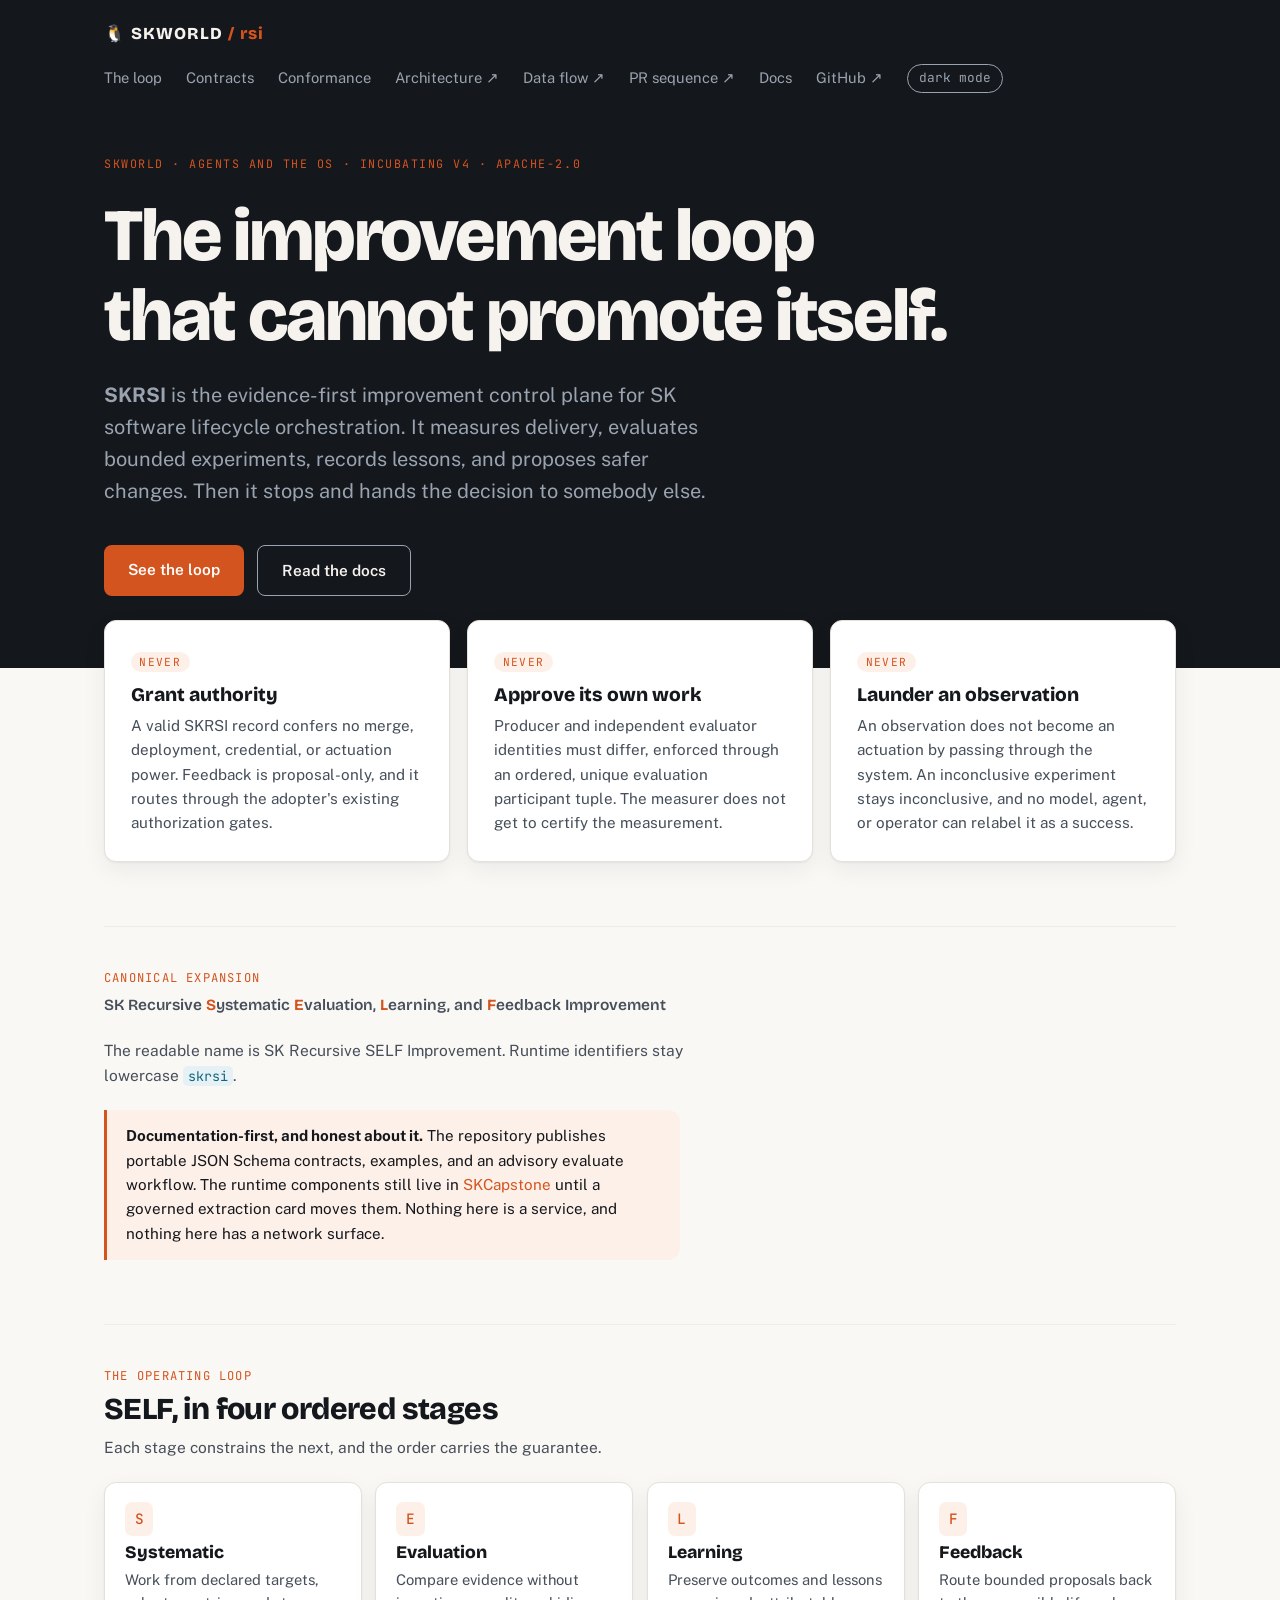
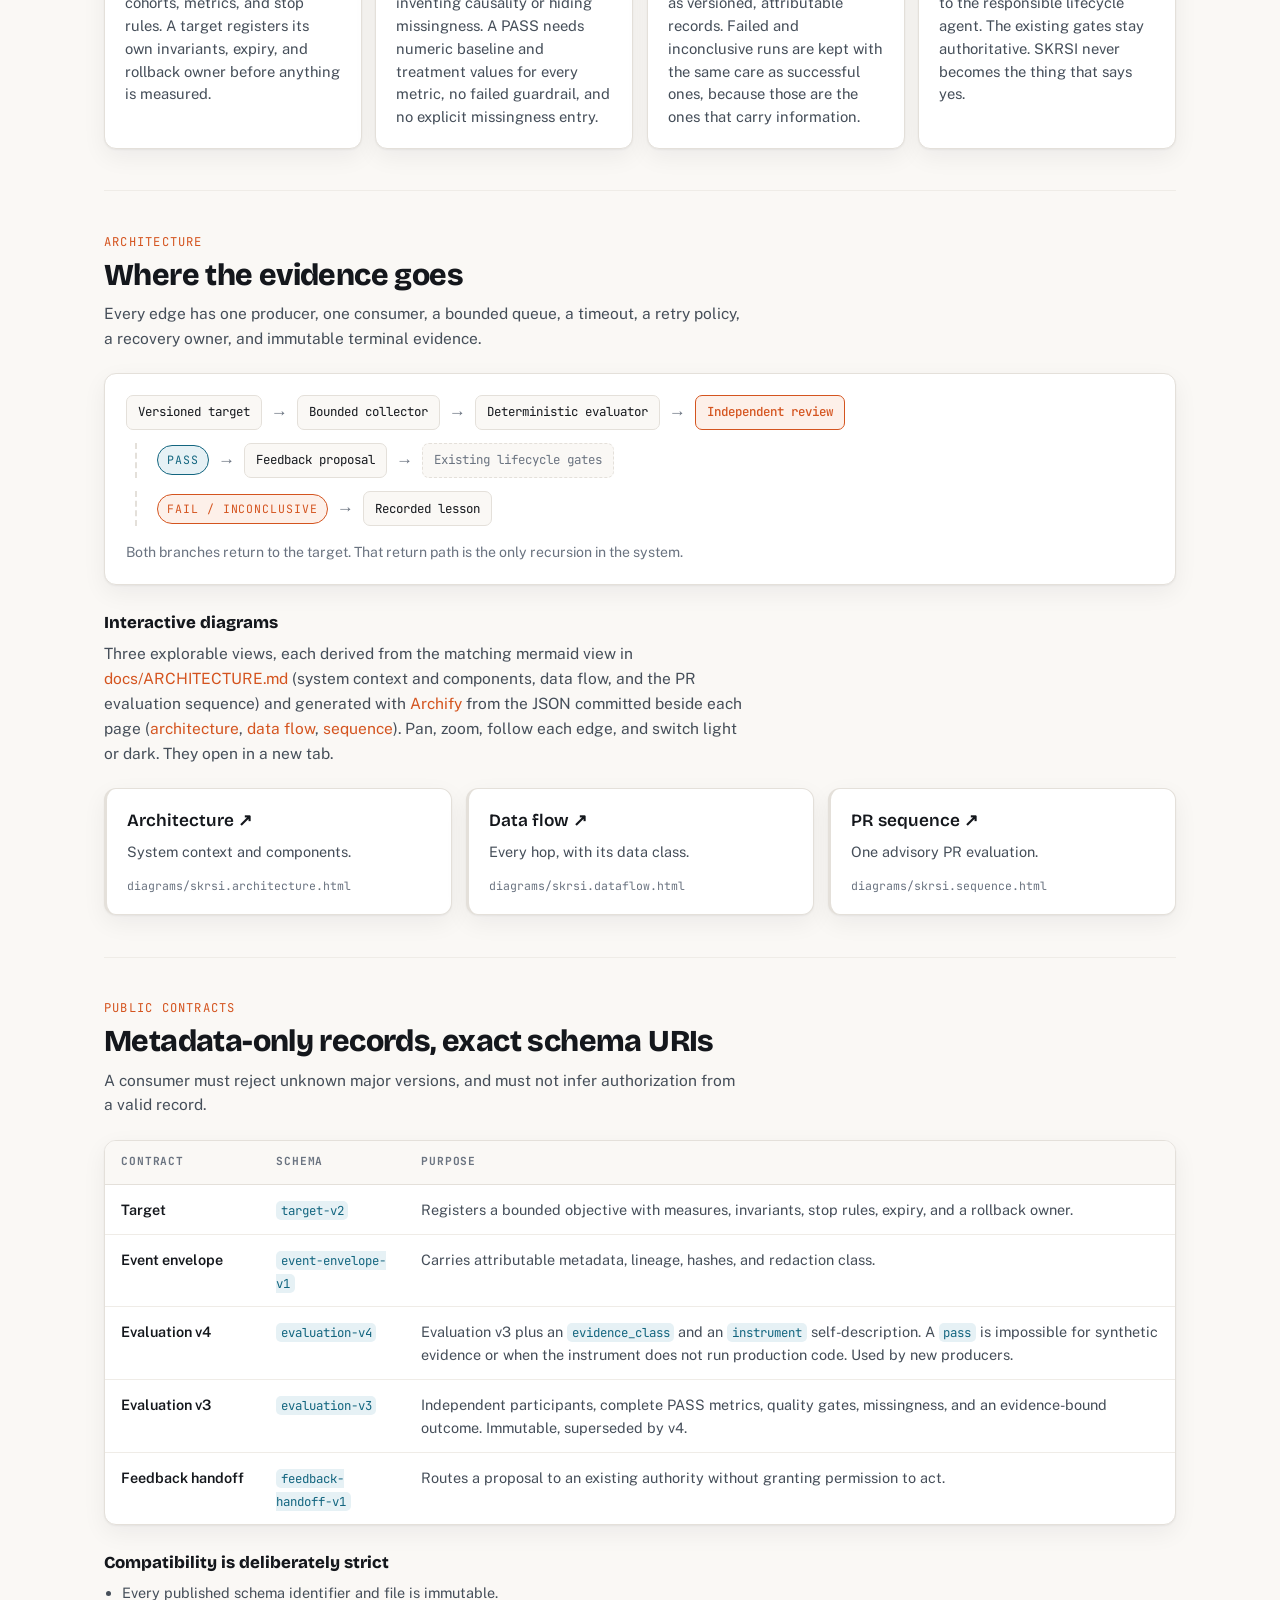
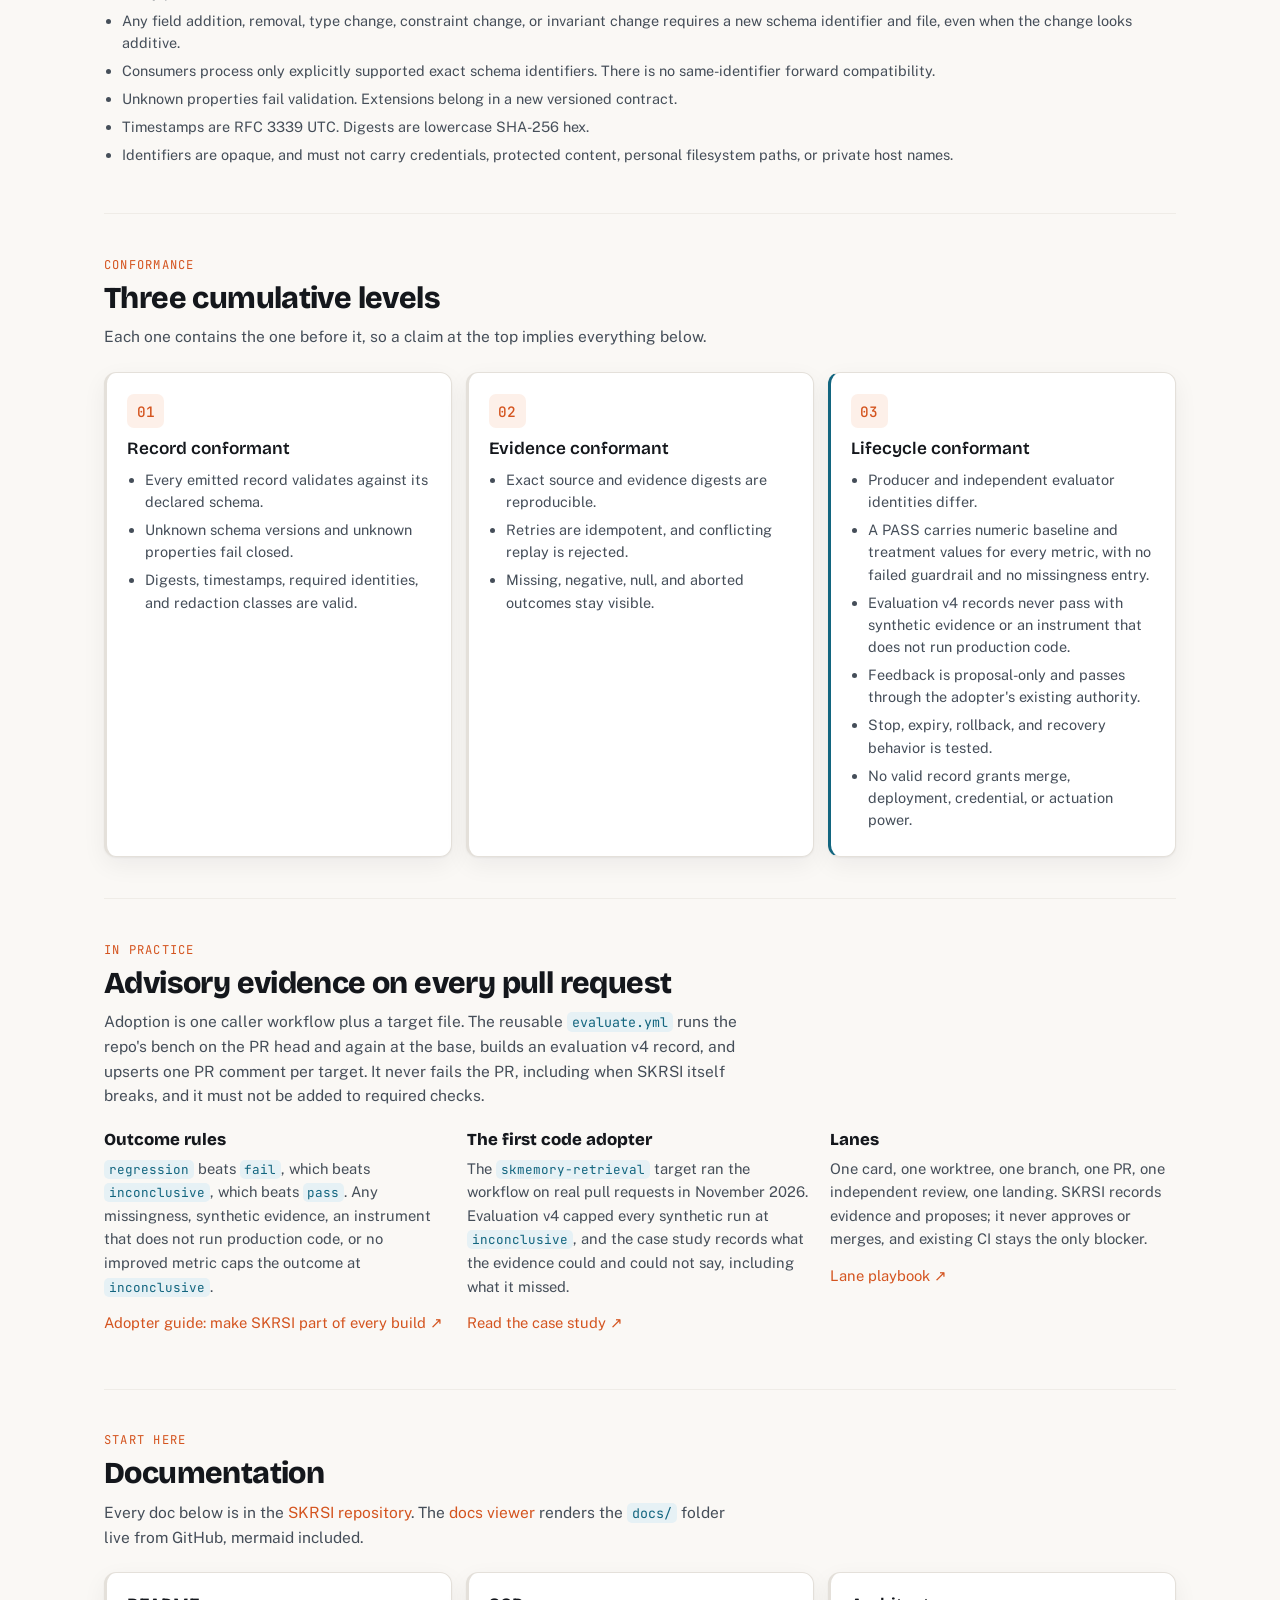
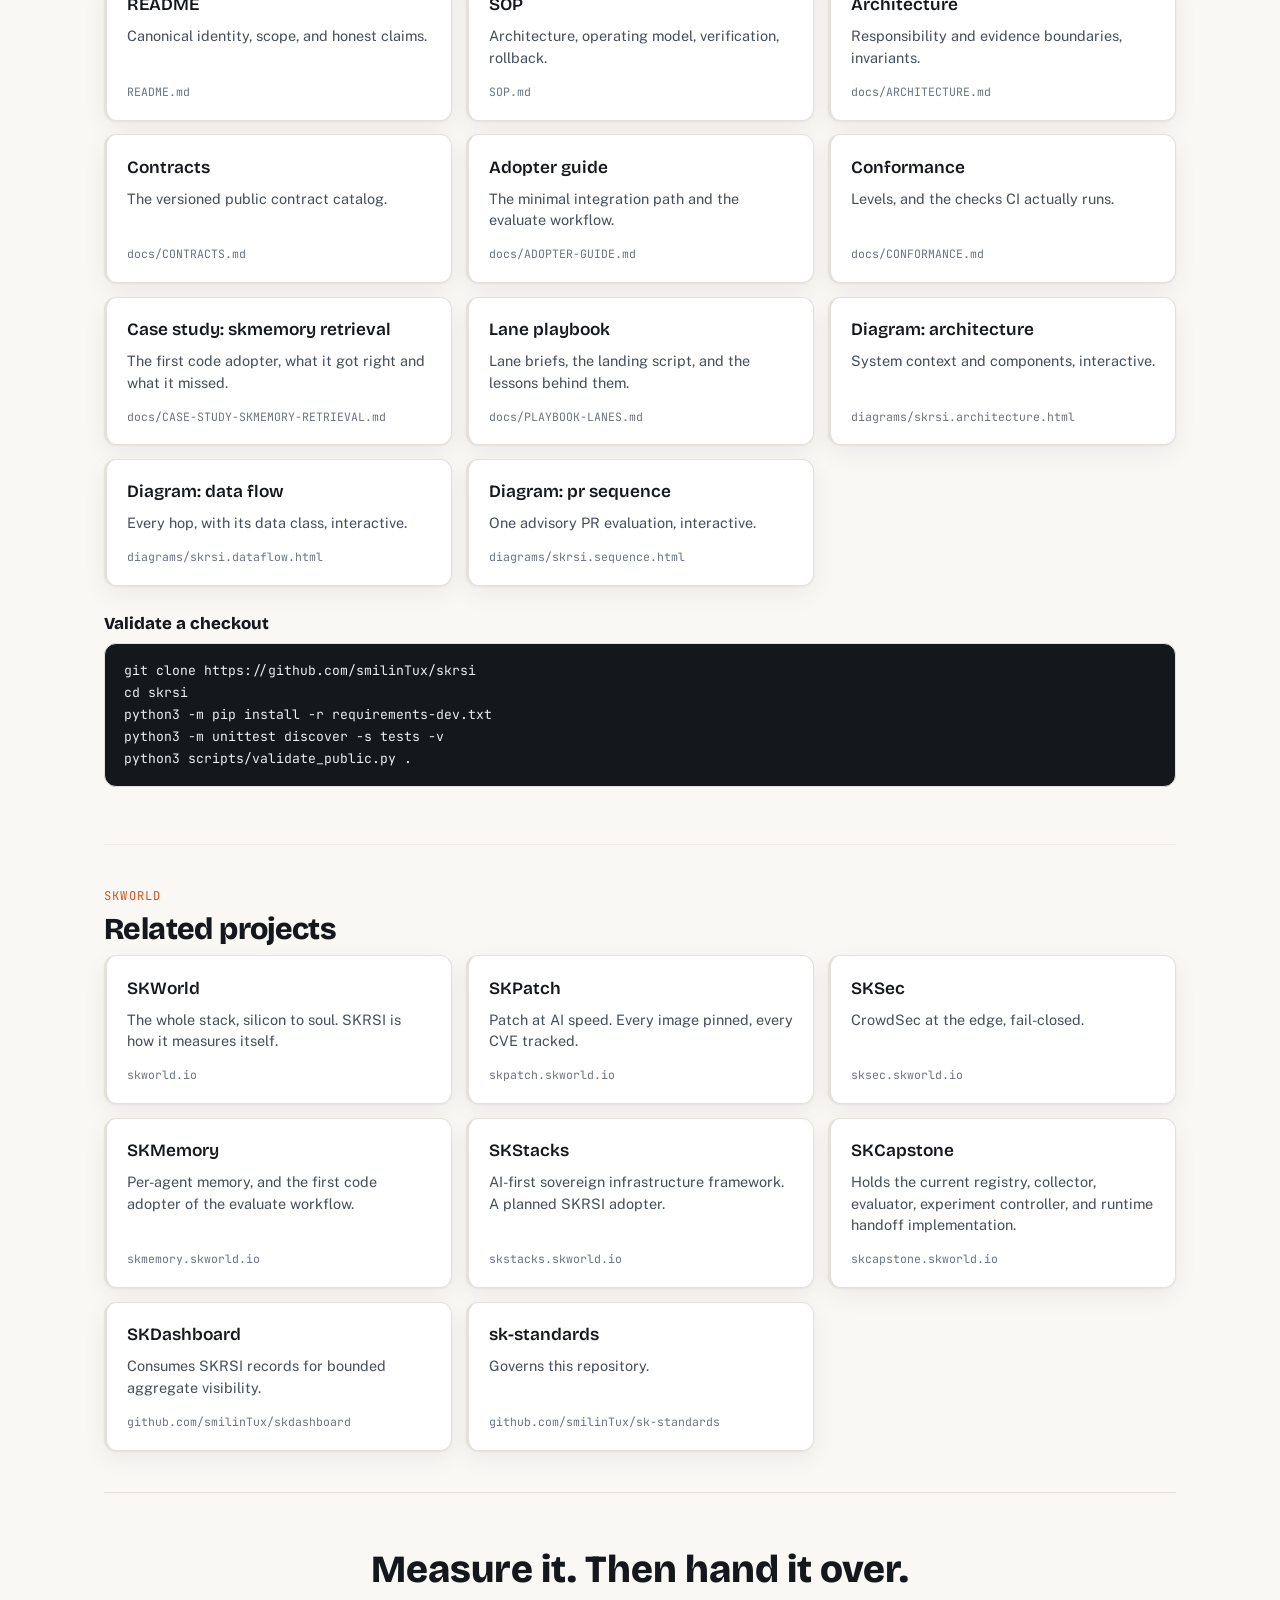
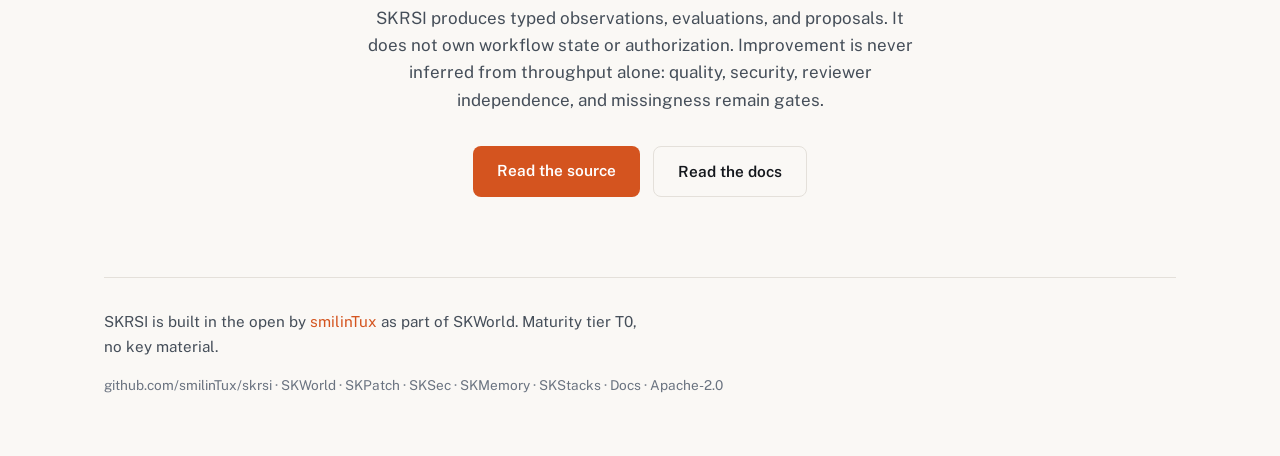
<file: index.html>
<!DOCTYPE html>
<html lang="en">
<head>
<meta charset="UTF-8">
<meta name="viewport" content="width=device-width, initial-scale=1.0">
<title>SKRSI: SK Recursive SELF Improvement</title>
<meta name="description" content="SKRSI is the evidence-first improvement control plane for SK software lifecycle orchestration. SELF means Systematic Evaluation, Learning, and Feedback. It measures delivery, evaluates bounded experiments, records lessons, and proposes safer improvements. It never grants authority, never approves its own work, and never turns an observation into an actuation.">
<meta name="keywords" content="SKRSI, recursive self improvement, systematic evaluation learning feedback, evidence-first, software lifecycle orchestration, bounded experiments, JSON Schema contracts, conformance, SKWorld, sovereign">
<link rel="canonical" href="https://skrsi.skworld.io/">
<meta property="og:type" content="website">
<meta property="og:url" content="https://skrsi.skworld.io/">
<meta property="og:title" content="SKRSI: SK Recursive SELF Improvement">
<meta property="og:description" content="The evidence-first improvement control plane. Systematic Evaluation, Learning, and Feedback. It proposes; it never authorizes. An inconclusive experiment stays inconclusive.">
<meta property="og:image" content="https://skrsi.skworld.io/og.png">
<meta property="og:image:width" content="1200">
<meta property="og:image:height" content="630">
<meta property="og:site_name" content="SKWorld">
<meta name="twitter:card" content="summary_large_image">
<meta name="twitter:site" content="@smilinTux">
<meta name="twitter:title" content="SKRSI: SK Recursive SELF Improvement">
<meta name="twitter:description" content="Evidence-first improvement control plane. It measures, evaluates, records lessons, and proposes. It never grants authority and never approves its own work.">
<meta name="twitter:image" content="https://skrsi.skworld.io/og.png">
<meta name="twitter:image:alt" content="SKRSI, the evidence-first improvement control plane">
<meta name="color-scheme" content="light dark">
<link rel="icon" type="image/svg+xml" href="data:image/svg+xml,<svg xmlns=%22http://www.w3.org/2000/svg%22 viewBox=%220 0 100 100%22><text y=%22.9em%22 font-size=%2290%22>%F0%9F%94%81</text></svg>">
<link rel="sitemap" type="application/xml" href="/sitemap.xml">
<link rel="preconnect" href="https://fonts.googleapis.com">
<link rel="preconnect" href="https://fonts.gstatic.com" crossorigin>
<link rel="stylesheet" href="https://fonts.googleapis.com/css2?family=Bricolage+Grotesque:opsz,wght@12..96,400;12..96,600;12..96,800&family=Public+Sans:wght@400;500;600&family=JetBrains+Mono:wght@400;500&display=swap">
<link rel="stylesheet" href="style.css">
<script>
(function(){try{var t=localStorage.getItem('skrsi-theme');if(t==='light'||t==='dark'){document.documentElement.setAttribute('data-theme',t);}}catch(e){}})();
</script>
<script type="application/ld+json">
{
  "@context": "https://schema.org",
  "@type": "SoftwareSourceCode",
  "name": "SKRSI",
  "alternateName": "SK Recursive SELF Improvement",
  "description": "Evidence-first improvement control plane for SK software lifecycle orchestration. SELF means Systematic Evaluation, Learning, and Feedback. Publishes metadata-only JSON Schema contracts for targets, event envelopes, evaluations, and feedback handoffs.",
  "url": "https://skrsi.skworld.io/",
  "codeRepository": "https://github.com/smilinTux/skrsi",
  "license": "https://www.apache.org/licenses/LICENSE-2.0",
  "keywords": "evidence-first, bounded experiments, conformance, software lifecycle orchestration, sovereign",
  "publisher": { "@type": "Organization", "name": "SKWorld", "url": "https://skworld.io/" }
}
</script>
</head>
<body>

<header class="hero">
  <div class="inner">
    <div class="topbar">
      <span class="brand"><a href="https://skworld.io/">&#128039; SKWORLD</a> <span class="sub-brand">/ rsi</span></span>
      <nav class="topnav" aria-label="Main navigation">
        <a href="#loop">The loop</a>
        <a href="#contracts">Contracts</a>
        <a href="#conformance">Conformance</a>
        <a href="diagrams/skrsi.architecture.html" target="_blank" rel="noopener">Architecture &#8599;</a>
        <a href="diagrams/skrsi.dataflow.html" target="_blank" rel="noopener">Data flow &#8599;</a>
        <a href="diagrams/skrsi.sequence.html" target="_blank" rel="noopener">PR sequence &#8599;</a>
        <a href="docs.html">Docs</a>
        <a href="https://github.com/smilinTux/skrsi">GitHub &#8599;</a>
        <button type="button" class="theme-btn" id="theme-btn" aria-label="Switch between light and dark theme">theme</button>
      </nav>
    </div>
    <span class="eyebrow">SKWorld &middot; Agents and the OS &middot; Incubating v4 &middot; Apache-2.0</span>
    <h1>The improvement loop that cannot promote itself.</h1>
    <p class="sub"><strong>SKRSI</strong> is the evidence-first improvement control plane for SK software lifecycle orchestration. It measures delivery, evaluates bounded experiments, records lessons, and proposes safer changes. Then it stops and hands the decision to somebody else.</p>
    <div class="cta">
      <a class="btn primary" href="#loop">See the loop</a>
      <a class="btn ghost" href="docs.html">Read the docs</a>
    </div>
  </div>
</header>

<div class="inner">

  <section id="pillars" class="pillars" aria-label="Three things SKRSI will never do">
    <div class="pill">
      <span class="nlabel">Never</span>
      <h3 style="margin-top:.7rem">Grant authority</h3>
      <p>A valid SKRSI record confers no merge, deployment, credential, or actuation power. Feedback is proposal-only, and it routes through the adopter's existing authorization gates.</p>
    </div>
    <div class="pill">
      <span class="nlabel">Never</span>
      <h3 style="margin-top:.7rem">Approve its own work</h3>
      <p>Producer and independent evaluator identities must differ, enforced through an ordered, unique evaluation participant tuple. The measurer does not get to certify the measurement.</p>
    </div>
    <div class="pill">
      <span class="nlabel">Never</span>
      <h3 style="margin-top:.7rem">Launder an observation</h3>
      <p>An observation does not become an actuation by passing through the system. An inconclusive experiment stays inconclusive, and no model, agent, or operator can relabel it as a success.</p>
    </div>
  </section>

  <section class="sec" id="name">
    <div class="spot-eyebrow">Canonical expansion</div>
    <p class="expansion">SK Recursive <strong>S</strong>ystematic <strong>E</strong>valuation, <strong>L</strong>earning, and <strong>F</strong>eedback Improvement</p>
    <p class="lede">The readable name is SK Recursive SELF Improvement. Runtime identifiers stay lowercase <code>skrsi</code>.</p>
    <div class="rule"><strong>Documentation-first, and honest about it.</strong> The repository publishes portable JSON Schema contracts, examples, and an advisory evaluate workflow. The runtime components still live in <a href="https://github.com/smilinTux/skcapstone">SKCapstone</a> until a governed extraction card moves them. Nothing here is a service, and nothing here has a network surface.</div>
  </section>

  <section class="sec" id="loop">
    <div class="spot-eyebrow">The operating loop</div>
    <h2>SELF, in four ordered stages</h2>
    <p>Each stage constrains the next, and the order carries the guarantee.</p>
    <ol class="self">
      <li>
        <span class="lnum">S</span>
        <h3>Systematic</h3>
        <p>Work from declared targets, cohorts, metrics, and stop rules. A target registers its own invariants, expiry, and rollback owner before anything is measured.</p>
      </li>
      <li>
        <span class="lnum">E</span>
        <h3>Evaluation</h3>
        <p>Compare evidence without inventing causality or hiding missingness. A PASS needs numeric baseline and treatment values for every metric, no failed guardrail, and no explicit missingness entry.</p>
      </li>
      <li>
        <span class="lnum">L</span>
        <h3>Learning</h3>
        <p>Preserve outcomes and lessons as versioned, attributable records. Failed and inconclusive runs are kept with the same care as successful ones, because those are the ones that carry information.</p>
      </li>
      <li>
        <span class="lnum">F</span>
        <h3>Feedback</h3>
        <p>Route bounded proposals back to the responsible lifecycle agent. The existing gates stay authoritative. SKRSI never becomes the thing that says yes.</p>
      </li>
    </ol>
  </section>

  <section class="sec" id="flow">
    <div class="spot-eyebrow">Architecture</div>
    <h2>Where the evidence goes</h2>
    <p>Every edge has one producer, one consumer, a bounded queue, a timeout, a retry policy, a recovery owner, and immutable terminal evidence.</p>
    <div class="flow" role="img" aria-label="Flow: a versioned target feeds a bounded metadata collector, then a deterministic evaluator, then independent review. A PASS becomes a feedback proposal that enters existing lifecycle gates. A FAIL or INCONCLUSIVE becomes a recorded lesson. Both return to the target.">
      <div class="frow">
        <span class="node">Versioned target</span>
        <span class="arrow">&rarr;</span>
        <span class="node">Bounded collector</span>
        <span class="arrow">&rarr;</span>
        <span class="node">Deterministic evaluator</span>
        <span class="arrow">&rarr;</span>
        <span class="node emph">Independent review</span>
      </div>
      <div class="frow branch">
        <span class="verdict pass">PASS</span>
        <span class="arrow">&rarr;</span>
        <span class="node">Feedback proposal</span>
        <span class="arrow">&rarr;</span>
        <span class="node gate">Existing lifecycle gates</span>
      </div>
      <div class="frow branch">
        <span class="verdict fail">FAIL / INCONCLUSIVE</span>
        <span class="arrow">&rarr;</span>
        <span class="node">Recorded lesson</span>
      </div>
      <p class="loopback">Both branches return to the target. That return path is the only recursion in the system.</p>
    </div>

    <h3 class="sub3" id="architecture">Interactive diagrams</h3>
    <p class="lede">Three explorable views, each derived from the matching mermaid view in <a href="https://github.com/smilinTux/skrsi/blob/main/docs/ARCHITECTURE.md">docs/ARCHITECTURE.md</a> (system context and components, data flow, and the PR evaluation sequence) and generated with <a href="https://github.com/tt-a1i/archify">Archify</a> from the JSON committed beside each page (<a href="diagrams/skrsi.architecture.json">architecture</a>, <a href="diagrams/skrsi.dataflow.json">data flow</a>, <a href="diagrams/skrsi.sequence.json">sequence</a>). Pan, zoom, follow each edge, and switch light or dark. They open in a new tab.</p>
    <div class="pgrid">
      <a class="pcard" href="diagrams/skrsi.architecture.html" target="_blank" rel="noopener"><span class="pname">Architecture &#8599;</span><span class="pblurb">System context and components.</span><span class="phost">diagrams/skrsi.architecture.html</span></a>
      <a class="pcard" href="diagrams/skrsi.dataflow.html" target="_blank" rel="noopener"><span class="pname">Data flow &#8599;</span><span class="pblurb">Every hop, with its data class.</span><span class="phost">diagrams/skrsi.dataflow.html</span></a>
      <a class="pcard" href="diagrams/skrsi.sequence.html" target="_blank" rel="noopener"><span class="pname">PR sequence &#8599;</span><span class="pblurb">One advisory PR evaluation.</span><span class="phost">diagrams/skrsi.sequence.html</span></a>
    </div>
  </section>

  <section class="sec" id="contracts">
    <div class="spot-eyebrow">Public contracts</div>
    <h2>Metadata-only records, exact schema URIs</h2>
    <p>A consumer must reject unknown major versions, and must not infer authorization from a valid record.</p>
    <div class="tablewrap">
      <table class="ctable">
        <thead>
          <tr><th>Contract</th><th>Schema</th><th>Purpose</th></tr>
        </thead>
        <tbody>
          <tr><td>Target</td><td><code>target-v2</code></td><td>Registers a bounded objective with measures, invariants, stop rules, expiry, and a rollback owner.</td></tr>
          <tr><td>Event envelope</td><td><code>event-envelope-v1</code></td><td>Carries attributable metadata, lineage, hashes, and redaction class.</td></tr>
          <tr><td>Evaluation v4</td><td><code>evaluation-v4</code></td><td>Evaluation v3 plus an <code>evidence_class</code> and an <code>instrument</code> self-description. A <code>pass</code> is impossible for synthetic evidence or when the instrument does not run production code. Used by new producers.</td></tr>
          <tr><td>Evaluation v3</td><td><code>evaluation-v3</code></td><td>Independent participants, complete PASS metrics, quality gates, missingness, and an evidence-bound outcome. Immutable, superseded by v4.</td></tr>
          <tr><td>Feedback handoff</td><td><code>feedback-handoff-v1</code></td><td>Routes a proposal to an existing authority without granting permission to act.</td></tr>
        </tbody>
      </table>
    </div>
    <h3 class="sub3">Compatibility is deliberately strict</h3>
    <ul class="plist">
      <li>Every published schema identifier and file is immutable.</li>
      <li>Any field addition, removal, type change, constraint change, or invariant change requires a new schema identifier and file, even when the change looks additive.</li>
      <li>Consumers process only explicitly supported exact schema identifiers. There is no same-identifier forward compatibility.</li>
      <li>Unknown properties fail validation. Extensions belong in a new versioned contract.</li>
      <li>Timestamps are RFC 3339 UTC. Digests are lowercase SHA-256 hex.</li>
      <li>Identifiers are opaque, and must not carry credentials, protected content, personal filesystem paths, or private host names.</li>
    </ul>
  </section>

  <section class="sec" id="conformance">
    <div class="spot-eyebrow">Conformance</div>
    <h2>Three cumulative levels</h2>
    <p>Each one contains the one before it, so a claim at the top implies everything below.</p>
    <div class="pgrid">
      <div class="pcard">
        <span class="lnum" style="align-self:flex-start">01</span>
        <span class="pname">Record conformant</span>
        <ul class="plist">
          <li>Every emitted record validates against its declared schema.</li>
          <li>Unknown schema versions and unknown properties fail closed.</li>
          <li>Digests, timestamps, required identities, and redaction classes are valid.</li>
        </ul>
      </div>
      <div class="pcard">
        <span class="lnum" style="align-self:flex-start">02</span>
        <span class="pname">Evidence conformant</span>
        <ul class="plist">
          <li>Exact source and evidence digests are reproducible.</li>
          <li>Retries are idempotent, and conflicting replay is rejected.</li>
          <li>Missing, negative, null, and aborted outcomes stay visible.</li>
        </ul>
      </div>
      <div class="pcard k">
        <span class="lnum" style="align-self:flex-start">03</span>
        <span class="pname">Lifecycle conformant</span>
        <ul class="plist">
          <li>Producer and independent evaluator identities differ.</li>
          <li>A PASS carries numeric baseline and treatment values for every metric, with no failed guardrail and no missingness entry.</li>
          <li>Evaluation v4 records never pass with synthetic evidence or an instrument that does not run production code.</li>
          <li>Feedback is proposal-only and passes through the adopter's existing authority.</li>
          <li>Stop, expiry, rollback, and recovery behavior is tested.</li>
          <li>No valid record grants merge, deployment, credential, or actuation power.</li>
        </ul>
      </div>
    </div>
  </section>

  <section class="sec" id="in-practice">
    <div class="spot-eyebrow">In practice</div>
    <h2>Advisory evidence on every pull request</h2>
    <p>Adoption is one caller workflow plus a target file. The reusable <code>evaluate.yml</code> runs the repo's bench on the PR head and again at the base, builds an evaluation v4 record, and upserts one PR comment per target. It never fails the PR, including when SKRSI itself breaks, and it must not be added to required checks.</p>
    <div class="two">
      <div>
        <h3>Outcome rules</h3>
        <p><code>regression</code> beats <code>fail</code>, which beats <code>inconclusive</code>, which beats <code>pass</code>. Any missingness, synthetic evidence, an instrument that does not run production code, or no improved metric caps the outcome at <code>inconclusive</code>.</p>
        <p><a href="https://github.com/smilinTux/skrsi/blob/main/docs/ADOPTER-GUIDE.md#make-skrsi-part-of-every-build">Adopter guide: make SKRSI part of every build &#8599;</a></p>
      </div>
      <div>
        <h3>The first code adopter</h3>
        <p>The <code>skmemory-retrieval</code> target ran the workflow on real pull requests in November 2026. Evaluation v4 capped every synthetic run at <code>inconclusive</code>, and the case study records what the evidence could and could not say, including what it missed.</p>
        <p><a href="https://github.com/smilinTux/skrsi/blob/main/docs/CASE-STUDY-SKMEMORY-RETRIEVAL.md">Read the case study &#8599;</a></p>
      </div>
      <div>
        <h3>Lanes</h3>
        <p>One card, one worktree, one branch, one PR, one independent review, one landing. SKRSI records evidence and proposes; it never approves or merges, and existing CI stays the only blocker.</p>
        <p><a href="https://github.com/smilinTux/skrsi/blob/main/docs/PLAYBOOK-LANES.md">Lane playbook &#8599;</a></p>
      </div>
    </div>
  </section>

  <section class="sec" id="docs">
    <div class="spot-eyebrow">Start here</div>
    <h2>Documentation</h2>
    <p>Every doc below is in the <a href="https://github.com/smilinTux/skrsi">SKRSI repository</a>. The <a href="docs.html">docs viewer</a> renders the <code>docs/</code> folder live from GitHub, mermaid included.</p>
    <div class="pgrid">
      <a class="pcard" href="https://github.com/smilinTux/skrsi/blob/main/README.md"><span class="pname">README</span><span class="pblurb">Canonical identity, scope, and honest claims.</span><span class="phost">README.md</span></a>
      <a class="pcard" href="https://github.com/smilinTux/skrsi/blob/main/SOP.md"><span class="pname">SOP</span><span class="pblurb">Architecture, operating model, verification, rollback.</span><span class="phost">SOP.md</span></a>
      <a class="pcard" href="https://github.com/smilinTux/skrsi/blob/main/docs/ARCHITECTURE.md"><span class="pname">Architecture</span><span class="pblurb">Responsibility and evidence boundaries, invariants.</span><span class="phost">docs/ARCHITECTURE.md</span></a>
      <a class="pcard" href="https://github.com/smilinTux/skrsi/blob/main/docs/CONTRACTS.md"><span class="pname">Contracts</span><span class="pblurb">The versioned public contract catalog.</span><span class="phost">docs/CONTRACTS.md</span></a>
      <a class="pcard" href="https://github.com/smilinTux/skrsi/blob/main/docs/ADOPTER-GUIDE.md"><span class="pname">Adopter guide</span><span class="pblurb">The minimal integration path and the evaluate workflow.</span><span class="phost">docs/ADOPTER-GUIDE.md</span></a>
      <a class="pcard" href="https://github.com/smilinTux/skrsi/blob/main/docs/CONFORMANCE.md"><span class="pname">Conformance</span><span class="pblurb">Levels, and the checks CI actually runs.</span><span class="phost">docs/CONFORMANCE.md</span></a>
      <a class="pcard" href="https://github.com/smilinTux/skrsi/blob/main/docs/CASE-STUDY-SKMEMORY-RETRIEVAL.md"><span class="pname">Case study: skmemory retrieval</span><span class="pblurb">The first code adopter, what it got right and what it missed.</span><span class="phost">docs/CASE-STUDY-SKMEMORY-RETRIEVAL.md</span></a>
      <a class="pcard" href="https://github.com/smilinTux/skrsi/blob/main/docs/PLAYBOOK-LANES.md"><span class="pname">Lane playbook</span><span class="pblurb">Lane briefs, the landing script, and the lessons behind them.</span><span class="phost">docs/PLAYBOOK-LANES.md</span></a>
      <a class="pcard" href="diagrams/skrsi.architecture.html" target="_blank" rel="noopener"><span class="pname">Diagram: architecture</span><span class="pblurb">System context and components, interactive.</span><span class="phost">diagrams/skrsi.architecture.html</span></a>
      <a class="pcard" href="diagrams/skrsi.dataflow.html" target="_blank" rel="noopener"><span class="pname">Diagram: data flow</span><span class="pblurb">Every hop, with its data class, interactive.</span><span class="phost">diagrams/skrsi.dataflow.html</span></a>
      <a class="pcard" href="diagrams/skrsi.sequence.html" target="_blank" rel="noopener"><span class="pname">Diagram: pr sequence</span><span class="pblurb">One advisory PR evaluation, interactive.</span><span class="phost">diagrams/skrsi.sequence.html</span></a>
    </div>
    <h3 class="sub3">Validate a checkout</h3>
    <pre><code>git clone https://github.com/smilinTux/skrsi
cd skrsi
python3 -m pip install -r requirements-dev.txt
python3 -m unittest discover -s tests -v
python3 scripts/validate_public.py .</code></pre>
  </section>

  <section class="sec" id="related">
    <div class="spot-eyebrow">SKWorld</div>
    <h2>Related projects</h2>
    <div class="pgrid">
      <a class="pcard" href="https://skworld.io/"><span class="pname">SKWorld</span><span class="pblurb">The whole stack, silicon to soul. SKRSI is how it measures itself.</span><span class="phost">skworld.io</span></a>
      <a class="pcard" href="https://skpatch.skworld.io/"><span class="pname">SKPatch</span><span class="pblurb">Patch at AI speed. Every image pinned, every CVE tracked.</span><span class="phost">skpatch.skworld.io</span></a>
      <a class="pcard" href="https://sksec.skworld.io/"><span class="pname">SKSec</span><span class="pblurb">CrowdSec at the edge, fail-closed.</span><span class="phost">sksec.skworld.io</span></a>
      <a class="pcard" href="https://skmemory.skworld.io/"><span class="pname">SKMemory</span><span class="pblurb">Per-agent memory, and the first code adopter of the evaluate workflow.</span><span class="phost">skmemory.skworld.io</span></a>
      <a class="pcard" href="https://skstacks.skworld.io/"><span class="pname">SKStacks</span><span class="pblurb">AI-first sovereign infrastructure framework. A planned SKRSI adopter.</span><span class="phost">skstacks.skworld.io</span></a>
      <a class="pcard" href="https://skcapstone.skworld.io/"><span class="pname">SKCapstone</span><span class="pblurb">Holds the current registry, collector, evaluator, experiment controller, and runtime handoff implementation.</span><span class="phost">skcapstone.skworld.io</span></a>
      <a class="pcard" href="https://github.com/smilinTux/skdashboard"><span class="pname">SKDashboard</span><span class="pblurb">Consumes SKRSI records for bounded aggregate visibility.</span><span class="phost">github.com/smilinTux/skdashboard</span></a>
      <a class="pcard" href="https://github.com/smilinTux/sk-standards"><span class="pname">sk-standards</span><span class="pblurb">Governs this repository.</span><span class="phost">github.com/smilinTux/sk-standards</span></a>
    </div>
  </section>

  <section class="closing">
    <h2>Measure it. Then hand it over.</h2>
    <p>SKRSI produces typed observations, evaluations, and proposals. It does not own workflow state or authorization. Improvement is never inferred from throughput alone: quality, security, reviewer independence, and missingness remain gates.</p>
    <div class="cta">
      <a class="btn primary" href="https://github.com/smilinTux/skrsi">Read the source</a>
      <a class="btn ghost" href="docs.html">Read the docs</a>
    </div>
  </section>

  <footer>
    <p class="fmain">SKRSI is built in the open by <a href="https://github.com/smilinTux">smilinTux</a> as part of SKWorld. Maturity tier T0, no key material.</p>
    <p class="fmeta"><a href="https://github.com/smilinTux/skrsi">github.com/smilinTux/skrsi</a> &middot; <a href="https://skworld.io/">SKWorld</a> &middot; <a href="https://skpatch.skworld.io/">SKPatch</a> &middot; <a href="https://sksec.skworld.io/">SKSec</a> &middot; <a href="https://skmemory.skworld.io/">SKMemory</a> &middot; <a href="https://skstacks.skworld.io/">SKStacks</a> &middot; <a href="docs.html">Docs</a> &middot; Apache-2.0</p>
  </footer>

</div>
<script>
(function(){
  var b=document.getElementById('theme-btn');if(!b)return;
  var root=document.documentElement;
  function effective(){
    var t=root.getAttribute('data-theme');if(t)return t;
    return window.matchMedia&&matchMedia('(prefers-color-scheme: dark)').matches?'dark':'light';
  }
  function label(){b.textContent=effective()==='dark'?'light mode':'dark mode';}
  b.addEventListener('click',function(){
    var n=effective()==='dark'?'light':'dark';
    root.setAttribute('data-theme',n);
    try{localStorage.setItem('skrsi-theme',n);}catch(e){}
    label();
  });
  label();
})();
</script>
</body>
</html>
</file>
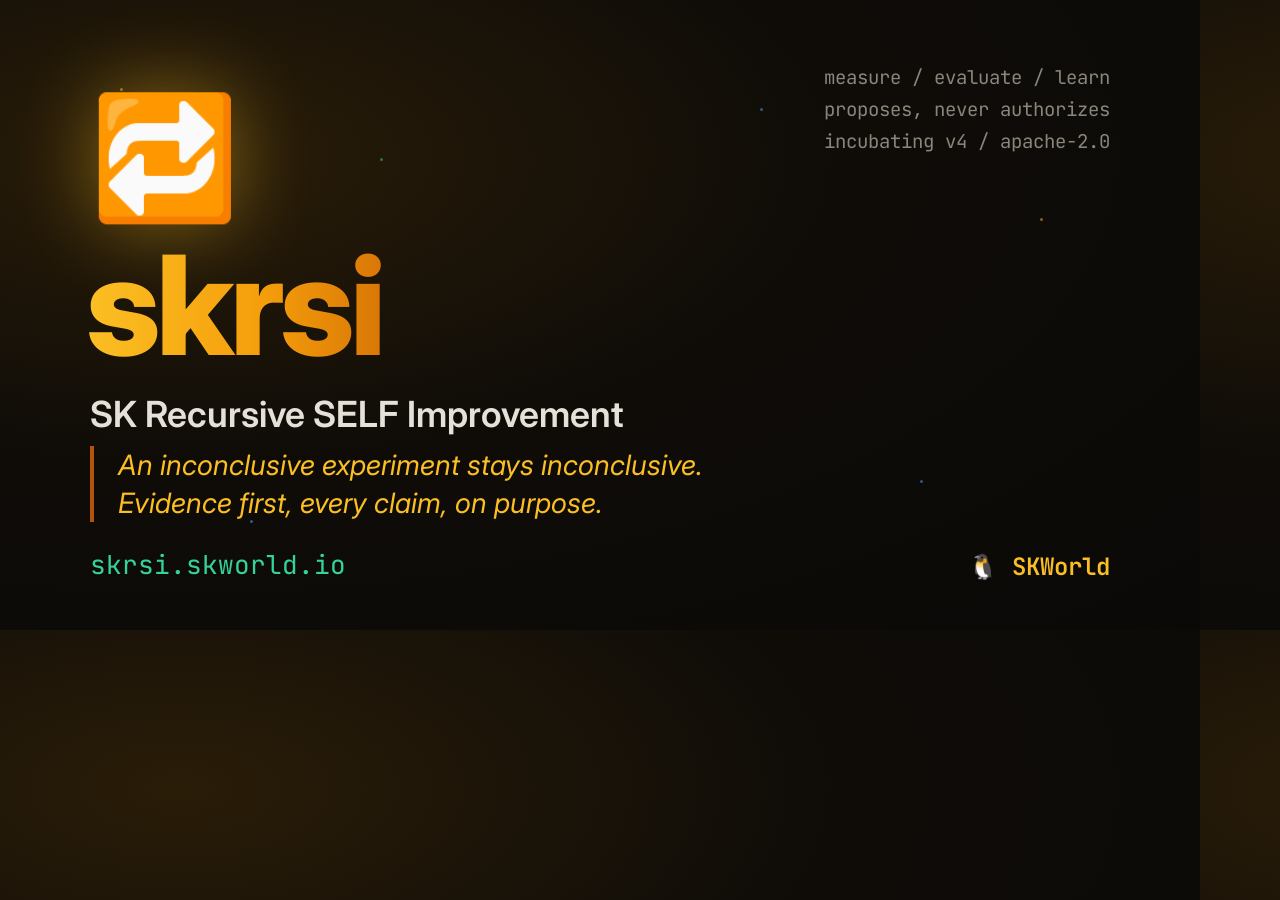
<file: og.html>
<!doctype html>
<html><head><meta charset="utf-8">
<!-- Source for og.png (1200x630). Render: chrome --headless=new --screenshot=og.png --window-size=1200,630 og.html -->
<link href="https://fonts.googleapis.com/css2?family=Inter:wght@400;600;800&family=JetBrains+Mono:wght@400;600&display=swap" rel="stylesheet">
<style>
*{margin:0;padding:0;box-sizing:border-box}
html,body{width:1200px;height:630px;overflow:hidden}
body{background:radial-gradient(ellipse at 15% 25%,#2a1d08 0%,#0f0c08 45%,#0a0907 100%);color:#efece4;font-family:Inter,sans-serif;position:relative}
.dot{position:absolute;width:3px;height:3px;border-radius:50%;opacity:.5}
.icon{position:absolute;left:90px;top:96px;font-size:120px;line-height:1;filter:drop-shadow(0 0 40px rgba(251,191,36,.45))}
.facts{position:absolute;right:90px;top:62px;text-align:right;font-family:'JetBrains Mono',monospace;font-size:19px;line-height:32px;color:#8a857a}
h1{position:absolute;left:86px;top:236px;font-size:138px;font-weight:800;letter-spacing:-4px;line-height:1;background:linear-gradient(90deg,#fbbf24,#f59e0b 60%,#d97706);-webkit-background-clip:text;color:transparent}
.sub{position:absolute;left:90px;top:392px;font-size:36px;font-weight:600;color:#e5e1d8}
.quote{position:absolute;left:90px;top:446px;border-left:4px solid #b45309;padding-left:24px;font-size:28px;font-style:italic;color:#fbbf24;line-height:38px}
.url{position:absolute;left:90px;bottom:48px;font-family:'JetBrains Mono',monospace;font-size:26px;color:#34d399}
.brand{position:absolute;right:90px;bottom:48px;font-family:'JetBrains Mono',monospace;font-size:24px;color:#fbbf24;font-weight:600}
</style></head><body>
<div class="dot" style="left:120px;top:88px;background:#fbbf24"></div>
<div class="dot" style="left:380px;top:158px;background:#34d399"></div>
<div class="dot" style="left:760px;top:108px;background:#60a5fa"></div>
<div class="dot" style="left:1040px;top:218px;background:#fbbf24"></div>
<div class="dot" style="left:920px;top:480px;background:#60a5fa"></div>
<div class="dot" style="left:250px;top:520px;background:#60a5fa"></div>
<div class="icon">🔁</div>
<div class="facts">measure / evaluate / learn<br>proposes, never authorizes<br>incubating v4 / apache-2.0</div>
<h1>skrsi</h1>
<div class="sub">SK Recursive SELF Improvement</div>
<div class="quote">An inconclusive experiment stays inconclusive.<br>Evidence first, every claim, on purpose.</div>
<div class="url">skrsi.skworld.io</div>
<div class="brand">🐧 SKWorld</div>
</body></html>
</file>
<file: style.css>
/* SKRSI - skrsi.skworld.io
   Design tokens copied from skworld.io/style.css (warm paper, near-black ink,
   tux orange, deep teal), same scaffolding as the other *.skworld.io sites.
   Light is the default; dark follows the OS unless the visitor picks a theme
   with the toggle (html[data-theme]). */

:root{
  --paper:#faf8f5;
  --surface:#ffffff;
  --ink:#14171c;
  --ink-2:#454e59;
  --muted:#6a7380;
  --line:#e4e0da;
  --line-2:#efece7;
  --accent:#d4541f;
  --on-accent:#ffffff;
  --accent-soft:#fdf0e9;
  --teal:#12657f;
  --teal-soft:#e6f1f5;
  --hero-bg:#14171c;
  --hero-ink:#f6f3ee;
  --hero-muted:#9aa4b0;
  --code-bg:#14171c;
  --code-ink:#e9edf1;
  --radius:12px;
  --shadow:0 1px 2px rgba(20,23,28,.05), 0 8px 24px rgba(20,23,28,.06);
  color-scheme:light;
}

@media (prefers-color-scheme: dark){
  :root:not([data-theme="light"]){
    --paper:#0f1318;
    --surface:#171c23;
    --ink:#eef2f6;
    --ink-2:#b9c4d0;
    --muted:#8391a0;
    --line:#252d37;
    --line-2:#1d242c;
    --accent:#f0794a;
    --on-accent:#14171c;
    --accent-soft:#2a1a12;
    --teal:#5fb6d1;
    --teal-soft:#12242b;
    --hero-bg:#080b0e;
    --hero-ink:#f6f3ee;
    --hero-muted:#8d99a6;
    --code-bg:#0a0d11;
    --code-ink:#e9edf1;
    --shadow:0 1px 2px rgba(0,0,0,.4), 0 8px 24px rgba(0,0,0,.3);
    color-scheme:dark;
  }
}

:root[data-theme="dark"]{
  --paper:#0f1318;
  --surface:#171c23;
  --ink:#eef2f6;
  --ink-2:#b9c4d0;
  --muted:#8391a0;
  --line:#252d37;
  --line-2:#1d242c;
  --accent:#f0794a;
  --on-accent:#14171c;
  --accent-soft:#2a1a12;
  --teal:#5fb6d1;
  --teal-soft:#12242b;
  --hero-bg:#080b0e;
  --hero-ink:#f6f3ee;
  --hero-muted:#8d99a6;
  --code-bg:#0a0d11;
  --code-ink:#e9edf1;
  --shadow:0 1px 2px rgba(0,0,0,.4), 0 8px 24px rgba(0,0,0,.3);
  color-scheme:dark;
}

*{box-sizing:border-box}
html{-webkit-text-size-adjust:100%;scroll-behavior:smooth}
@media (prefers-reduced-motion:reduce){html{scroll-behavior:auto}*{animation:none!important;transition:none!important}}
body{
  margin:0;background:var(--paper);color:var(--ink);
  font-family:"Public Sans",-apple-system,BlinkMacSystemFont,"Segoe UI",Roboto,sans-serif;
  font-size:17px;line-height:1.6;-webkit-font-smoothing:antialiased;overflow-wrap:break-word;
}
.inner{max-width:70rem;margin:0 auto;padding:0 1.5rem}
a{color:var(--accent);text-decoration:none}
a:hover{text-decoration:underline}
a:focus-visible,button:focus-visible{outline:2px solid var(--accent);outline-offset:3px;border-radius:4px}
h1,h2,h3{font-family:"Bricolage Grotesque","Public Sans",sans-serif;font-weight:800;line-height:1.08;text-wrap:balance;margin:0}
code,.mono{font-family:"JetBrains Mono",ui-monospace,SFMono-Regular,monospace}
p code,li code,td code{font-size:.86em;background:var(--teal-soft);color:var(--teal);padding:.08em .38em;border-radius:5px}

/* hero (dark in both themes, as on skworld.io) */
.hero{background:var(--hero-bg);color:var(--hero-ink);padding-bottom:4.5rem}
.topbar{display:flex;justify-content:space-between;align-items:center;gap:1rem;
  flex-wrap:wrap;padding:1.3rem 0 3.5rem}
.brand{font-family:"Bricolage Grotesque",sans-serif;font-weight:800;letter-spacing:.06em;font-size:1.05rem;color:var(--hero-ink)}
.brand a{color:inherit}
.brand .sub-brand{color:var(--accent)}
.topnav{display:flex;gap:1.5rem;font-size:.92rem;flex-wrap:wrap;align-items:center}
.topnav a{color:var(--hero-muted)}
.topnav a:hover{color:var(--accent);text-decoration:none}
.theme-btn{font:inherit;font-size:.8rem;font-family:"JetBrains Mono",monospace;background:transparent;
  color:var(--hero-muted);border:1px solid var(--hero-muted);border-radius:20px;padding:.2rem .7rem;cursor:pointer}
.theme-btn:hover{color:var(--accent);border-color:var(--accent)}
.eyebrow{display:inline-block;font-family:"JetBrains Mono",monospace;font-size:.73rem;
  letter-spacing:.13em;text-transform:uppercase;color:var(--accent);margin-bottom:1.5rem}
.hero h1{font-size:clamp(2.4rem,7vw,4.6rem);letter-spacing:-.03em;margin-bottom:1.4rem}
.hero .sub{font-size:clamp(1.05rem,2vw,1.25rem);color:var(--hero-muted);max-width:52ch;margin:0 0 2.4rem}
.cta{display:flex;gap:.8rem;flex-wrap:wrap}
.btn{display:inline-block;padding:.78rem 1.5rem;border-radius:8px;font-weight:600;font-size:.96rem}
.btn:hover{text-decoration:none}
.btn.primary{background:var(--accent);color:var(--on-accent)}
.btn.primary:hover{filter:brightness(1.08)}
.btn.ghost{border:1px solid var(--hero-muted);color:var(--hero-ink)}
.btn.ghost:hover{border-color:var(--accent);color:var(--accent)}

/* pillars */
.pillars{display:grid;gap:1.1rem;grid-template-columns:repeat(auto-fit,minmax(16rem,1fr));
  margin:-3rem 0 4rem;position:relative;z-index:2}
.pill{background:var(--surface);border:1px solid var(--line);border-radius:var(--radius);
  padding:1.6rem;box-shadow:var(--shadow)}
.pico{font-size:1.5rem;display:block;margin-bottom:.7rem}
.pill h3{font-size:1.2rem;margin-bottom:.5rem}
.pill p{margin:0;font-size:.95rem;color:var(--ink-2)}

/* section scaffolding */
.sec{padding:2.6rem 0;border-top:1px solid var(--line-2)}
.sec:first-of-type{border-top:0}
.sec h2{font-size:clamp(1.4rem,3vw,1.9rem);letter-spacing:-.02em;margin:.3rem 0 .6rem}
.sec>p,.lede{color:var(--ink-2);max-width:64ch;margin:0 0 1.4rem;font-size:.97rem}
.spot-eyebrow{font-family:"JetBrains Mono",monospace;font-size:.76rem;letter-spacing:.1em;
  text-transform:uppercase;color:var(--accent);margin-bottom:.4rem}
.lhead{display:flex;align-items:flex-start;gap:1.1rem;margin-bottom:1.1rem}
.lnum{font-family:"JetBrains Mono",monospace;font-size:.9rem;font-weight:500;color:var(--accent);
  background:var(--accent-soft);border-radius:7px;padding:.35rem .6rem;flex:0 0 auto;margin-top:.2rem}
.lhead h2{margin:0 0 .2rem}
.lsub{margin:0;color:var(--muted);font-size:.95rem}

/* stat tiles */
.stat-grid{display:grid;gap:.85rem;grid-template-columns:repeat(auto-fit,minmax(11rem,1fr));margin-bottom:1rem}
.stat-tile{display:flex;flex-direction:column;gap:.3rem;background:var(--surface);
  border:1px solid var(--line);border-left:3px solid var(--teal);border-radius:var(--radius);
  padding:1rem 1.1rem;box-shadow:var(--shadow)}
.stat-label{font-family:"JetBrains Mono",monospace;font-size:.72rem;letter-spacing:.05em;
  text-transform:uppercase;color:var(--muted)}
.stat-value{font-family:"Bricolage Grotesque",sans-serif;font-weight:700;font-size:1.6rem;line-height:1.1}
.stat-sub{font-size:.8rem;color:var(--muted)}
.meta{font-size:.85rem;color:var(--muted);margin:0}

/* diagram */
.figure{margin:0;background:var(--surface);border:1px solid var(--line);border-radius:var(--radius);
  padding:1rem;box-shadow:var(--shadow)}
.figure svg{display:block;width:100%;max-width:46rem;height:auto;margin:0 auto}
.figure figcaption{font-size:.85rem;color:var(--muted);margin-top:.8rem;max-width:62ch}
.diagram-more{font-size:.9rem;color:var(--muted);margin:1rem 0 0;max-width:62ch;line-height:1.65}
.diagram-more a{color:var(--accent)}
.legend{display:flex;flex-wrap:wrap;gap:.5rem 1.2rem;margin:.9rem 0 0;padding:0;list-style:none;font-size:.82rem;color:var(--ink-2)}
.legend li{display:flex;align-items:center;gap:.45rem}
.sw{width:.9rem;height:.9rem;border-radius:3px;border:1.5px solid var(--line);flex:0 0 auto}
.sw.t{background:var(--teal-soft);border-color:var(--teal)}
.sw.a{background:var(--accent-soft);border-color:var(--accent)}
.sw.n{background:var(--surface);border-color:var(--ink-2)}
.d-box{fill:var(--surface);stroke:var(--ink-2);stroke-width:1.2}
.d-acc{fill:var(--accent-soft);stroke:var(--accent);stroke-width:1.5}
.d-tea{fill:var(--teal-soft);stroke:var(--teal);stroke-width:1.5}
.d-t{fill:var(--ink);font:700 13px "Bricolage Grotesque","Public Sans",sans-serif}
.d-s{fill:var(--ink-2);font:400 10.5px "JetBrains Mono",ui-monospace,monospace}
.d-lbl{fill:var(--muted);font:500 9.5px "JetBrains Mono",ui-monospace,monospace;letter-spacing:.08em}
.d-note{fill:var(--ink-2);font:400 10px "JetBrains Mono",ui-monospace,monospace}
.d-ln{stroke:var(--ink-2);stroke-width:1.5;fill:none}
.d-dash{stroke:var(--teal);stroke-width:1.5;fill:none;stroke-dasharray:5 4}
.d-head{fill:var(--ink-2)}
.d-head-t{fill:var(--teal)}

/* cards */
.pgrid{display:grid;gap:.85rem;grid-template-columns:repeat(auto-fill,minmax(17rem,1fr))}
.pcard{display:flex;flex-direction:column;gap:.4rem;background:var(--surface);
  border:1px solid var(--line);border-radius:var(--radius);padding:1.15rem 1.25rem;
  color:var(--ink);box-shadow:var(--shadow);border-left:3px solid var(--line)}
a.pcard:hover{border-color:var(--accent);border-left-color:var(--accent);text-decoration:none}
.pcard.k{border-left-color:var(--teal)}
.pname{font-family:"Bricolage Grotesque",sans-serif;font-weight:600;font-size:1.08rem}
.pblurb{font-size:.9rem;color:var(--ink-2);line-height:1.5}
.pblurb+.pblurb{margin-top:.2rem}
.phost{font-family:"JetBrains Mono",monospace;font-size:.72rem;color:var(--muted);margin-top:auto;padding-top:.5rem}
a.pcard:hover .phost{color:var(--accent)}
.tag{align-self:flex-start;font-family:"JetBrains Mono",monospace;font-size:.7rem;letter-spacing:.05em;
  text-transform:uppercase;color:var(--teal);background:var(--teal-soft);padding:.18rem .55rem;border-radius:20px}
.ms{font-family:"Bricolage Grotesque",sans-serif;font-weight:800;font-size:1.9rem;letter-spacing:-.02em;line-height:1}
.ms small{font-family:"JetBrains Mono",monospace;font-weight:400;font-size:.75rem;color:var(--muted);letter-spacing:0}

/* code */
pre{margin:0 0 1rem;background:var(--code-bg);color:var(--code-ink);border-radius:var(--radius);
  padding:1rem 1.2rem;overflow-x:auto;font-size:.82rem;line-height:1.6;max-width:100%;border:1px solid var(--line)}
pre code{font-family:"JetBrains Mono",ui-monospace,monospace;background:none;color:inherit;padding:0}
.k-c{color:#8d99a6}
.rule{border-left:3px solid var(--accent);background:var(--accent-soft);border-radius:0 var(--radius) var(--radius) 0;
  padding:.9rem 1.2rem;margin:0 0 1.4rem;max-width:64ch;color:var(--ink);font-size:.95rem}
.two{display:grid;gap:1.1rem;grid-template-columns:repeat(auto-fit,minmax(min(20rem,100%),1fr))}
.two>div{min-width:0}
.two h3{font-size:1.05rem;margin-bottom:.5rem}
.two p{margin:0 0 .8rem;color:var(--ink-2);font-size:.92rem}
.mcp-list{display:flex;flex-wrap:wrap;gap:.45rem;margin:0 0 1rem;padding:0;list-style:none}
.mcp-list li{font-family:"JetBrains Mono",monospace;font-size:.76rem;border:1px solid var(--line);
  background:var(--surface);color:var(--ink-2);padding:.3rem .65rem;border-radius:20px}

/* closing + footer */
.closing{padding:3.5rem 0 1rem;border-top:1px solid var(--line);text-align:center}
.closing h2{font-size:clamp(1.7rem,3.5vw,2.4rem);margin-bottom:.9rem}
.closing p{color:var(--ink-2);max-width:56ch;margin:0 auto 2rem}
.closing .cta{justify-content:center}
.closing .btn.ghost{border-color:var(--line);color:var(--ink)}
footer{margin-top:4rem;padding:2rem 0 4rem;border-top:1px solid var(--line)}
.fmain{font-size:.95rem;color:var(--ink-2);max-width:60ch;margin:0 0 1rem}
.fmeta{font-size:.85rem;color:var(--muted);margin:0}
.fmeta a{color:var(--muted)}
.fmeta a:hover{color:var(--accent)}

/* SKRSI components */
.nlabel{align-self:flex-start;font-family:"JetBrains Mono",monospace;font-size:.7rem;letter-spacing:.12em;
  text-transform:uppercase;color:var(--accent);background:var(--accent-soft);padding:.18rem .55rem;border-radius:20px}
.expansion{font-family:"Bricolage Grotesque","Public Sans",sans-serif;font-weight:600;font-size:clamp(1.05rem,2.2vw,1.3rem);
  line-height:1.35;margin:0 0 .4rem}
.expansion strong{color:var(--accent)}
.self{list-style:none;padding:0;margin:0;display:grid;gap:.85rem;grid-template-columns:repeat(auto-fit,minmax(min(15rem,100%),1fr))}
.self li{display:flex;flex-direction:column;gap:.45rem;background:var(--surface);border:1px solid var(--line);
  border-radius:var(--radius);padding:1.15rem 1.25rem;box-shadow:var(--shadow)}
.self h3{font-size:1.1rem}
.self p{margin:0;font-size:.92rem;color:var(--ink-2);line-height:1.55}
.self .lnum{align-self:flex-start;margin:0}
.flow{background:var(--surface);border:1px solid var(--line);border-radius:var(--radius);
  padding:1.3rem;box-shadow:var(--shadow);overflow-x:auto}
.frow{display:flex;align-items:center;gap:.55rem;flex-wrap:wrap;margin-bottom:.85rem}
.frow.branch{padding-left:1.2rem;border-left:2px dashed var(--line);margin-left:.6rem}
.node{font-family:"JetBrains Mono",monospace;font-size:.78rem;border:1px solid var(--line);border-radius:7px;
  padding:.4rem .7rem;background:var(--paper);color:var(--ink)}
.node.emph{border-color:var(--accent);color:var(--accent);background:var(--accent-soft);font-weight:500}
.node.gate{border-style:dashed;color:var(--muted)}
.arrow{color:var(--muted)}
.verdict{font-family:"JetBrains Mono",monospace;font-size:.72rem;letter-spacing:.08em;padding:.3rem .6rem;border-radius:20px;white-space:nowrap}
.verdict.pass{color:var(--teal);background:var(--teal-soft);border:1px solid var(--teal)}
.verdict.fail{color:var(--accent);background:var(--accent-soft);border:1px solid var(--accent)}
.loopback{margin:.9rem 0 0;font-size:.88rem;color:var(--muted)}
.tablewrap{overflow-x:auto;border:1px solid var(--line);border-radius:var(--radius);background:var(--surface);box-shadow:var(--shadow)}
.ctable{border-collapse:collapse;width:100%;min-width:34rem;font-size:.9rem}
.ctable th,.ctable td{padding:.8rem 1rem;text-align:left;border-bottom:1px solid var(--line-2);vertical-align:top}
.ctable thead th{font-family:"JetBrains Mono",monospace;font-size:.7rem;letter-spacing:.08em;text-transform:uppercase;
  color:var(--muted);background:var(--paper);border-bottom:1px solid var(--line)}
.ctable tbody tr:last-child td{border-bottom:none}
.ctable td:first-child{font-weight:600;white-space:nowrap}
.ctable td{color:var(--ink-2)}
.ctable td:first-child{color:var(--ink)}
.plist{margin:0;padding-left:1.1rem;font-size:.9rem;color:var(--ink-2);line-height:1.55}
.plist li{margin-bottom:.35rem}
.sec h3.sub3{font-size:1.05rem;margin:1.8rem 0 .6rem}

@media (max-width:34rem){
  body{font-size:16px}
  .inner{padding:0 1rem}
  .pillars{margin-top:-2rem}
  .topbar{padding-bottom:2.5rem}
  .topnav{gap:.9rem}
  .figure{padding:.6rem}
  .two{grid-template-columns:1fr}
  .frow.branch{padding-left:.7rem;margin-left:.2rem}
}
</file>
